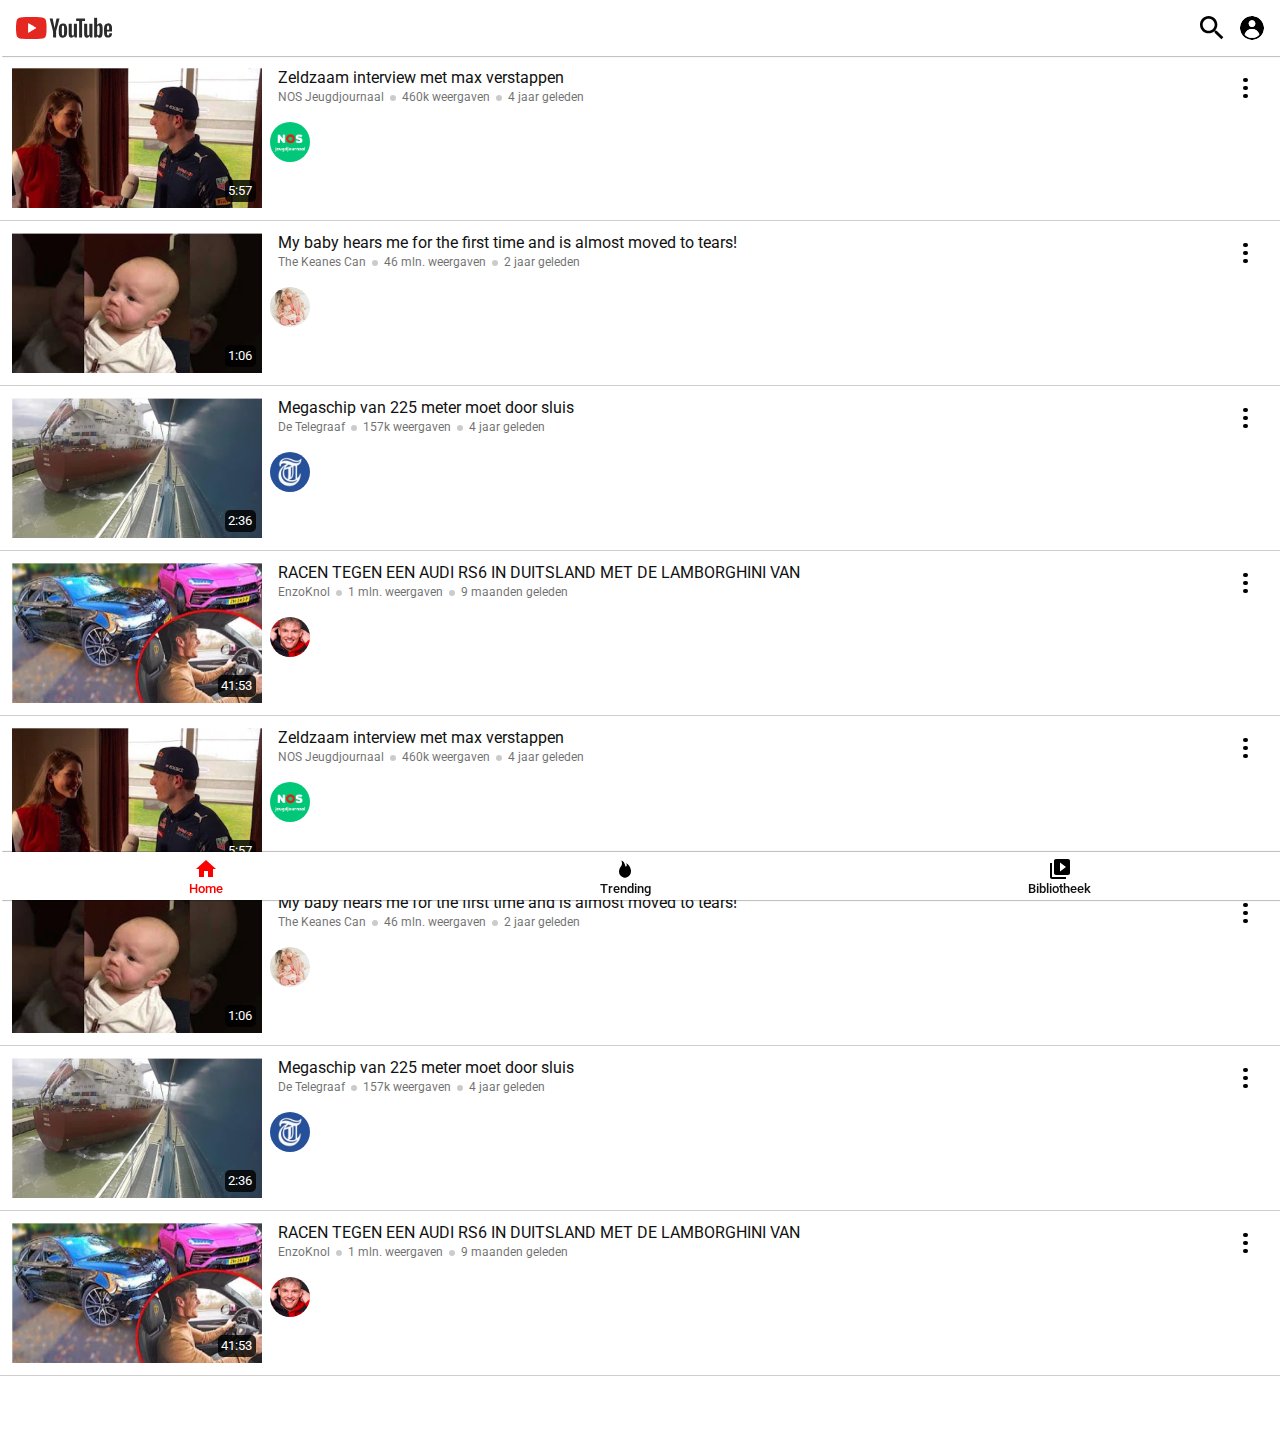
<file: index.html>
<!doctype html>
<html lang="nl">

<head>
    <meta charset="UTF-8">
    <meta name="author" content="Bas Vugts">
    <meta name="description" content="FED opdracht leerjaar 2 HvA opleiding CMD">
    <meta name="keywords" content="HTML, CSS, JavaScript">
    <meta name="viewport" content="width=device-width, initial-scale=1">
    <link href="https://fonts.googleapis.com/css2?family=Roboto:wght@100;300;400;500&display=swap" rel="stylesheet">
    <link href="styles/style.css" rel="stylesheet">
    <link rel="icon" href="images/favicon_Youtube.png">
    <title>YouTube</title>
</head>

<body>
    <header>
       <!-- top bar with youtube logo, search and account icon-->
        <nav>
            <a aria-label="Youtube" href="index.html">
                <img src="images/logo/youtube_logo.svg" alt="YouTube logo">
            </a>
            <a aria-label="Search Youtube" class="search_icon" href="#"><img src="images/logo/Search_icon.svg" alt="Search icon"></a>
            <form class="">
                <button type="button" aria-label="Go Back"><img alt="left arrow" src="images/logo/left-arrow.svg"></button>
                <input type="search" aria-label="Search on YouTube" placeholder="Search on YouTube">
                <button type="submit" aria-label="search button"><img src="images/logo/Search_icon.svg" alt="Search icon"></button>
            </form>
            <a aria-label="Account" href="#"><img src="images/logo/profile_icon.svg" alt="Profile logo"></a>
        </nav>
        <!-- Account menu -->
        <section hidden>
           <h2>Account Menu</h2>
            <ul>
                <li><a aria-label="Close account menu" href="#">
                    <svg>
                        <path d="M19 6.41L17.59 5 12 10.59 6.41 5 5 6.41 10.59 12 5 17.59 6.41 19 12 13.41 17.59 19 19 17.59 13.41 12z"></path>
                    </svg>
                    </a>
                    <h3><a aria-label="Account" href="#">Account</a></h3></li>
                <li>
                    <svg>
                        <path d="M4 6H2v14c0 1.1.9 2 2 2h14v-2H4V6zm16-4H8c-1.1 0-2 .9-2 2v12c0 1.1.9 2 2 2h12c1.1 0 2-.9 2-2V4c0-1.1-.9-2-2-2zm-6 2c1.66 0 3 1.34 3 3s-1.34 3-3 3-3-1.34-3-3 1.34-3 3-3zm6 12H8v-1.5c0-1.99 4-3 6-3s6 1.01 6 3V16z"></path>
                    </svg><a aria-label="Inloggen" href="#">inloggen</a></li>
                <li>
                    <svg>
                        <path d="M15.95 10.78c.03-.25.05-.51.05-.78s-.02-.53-.06-.78l1.69-1.32c.15-.12.19-.34.1-.51l-1.6-2.77c-.1-.18-.31-.24-.49-.18l-1.99.8c-.42-.32-.86-.58-1.35-.78L12 2.34a.4.4 0 00-.4-.34H8.4c-.2 0-.36.14-.39.34l-.3 2.12c-.49.2-.94.47-1.35.78l-1.99-.8c-.18-.07-.39 0-.49.18l-1.6 2.77c-.1.18-.06.39.1.51l1.69 1.32c-.04.25-.07.52-.07.78s.02.53.06.78L2.37 12.1c-.15.12-.19.34-.1.51l1.6 2.77c.1.18.31.24.49.18l1.99-.8c.42.32.86.58 1.35.78l.3 2.12c.04.2.2.34.4.34h3.2c.2 0 .37-.14.39-.34l.3-2.12c.49-.2.94-.47 1.35-.78l1.99.8c.18.07.39 0 .49-.18l1.6-2.77c.1-.18.06-.39-.1-.51l-1.67-1.32zM10 13c-1.65 0-3-1.35-3-3s1.35-3 3-3 3 1.35 3 3-1.35 3-3 3z"></path>
                    </svg><a aria-label="Instellingen" href="#">Instellingen</a></li>
                <li>
                    <svg>
                        <path d="M12 1l9 4v6c0 5.5-3.8 10.7-9 12-5.2-1.3-9-6.5-9-12V5l9-4zM7.7 15.1A5.3 5.3 0 0112 6.7a5.3 5.3 0 014.3 8.4c-.6-1.1-3-1.7-4.3-1.7-1.3 0-3.7.6-4.3 1.7zM12 8.3a2.2 2.2 0 00-2.2 2.2c0 1.2 1 2.2 2.2 2.2a2.2 2.2 0 002.2-2.2c0-1.2-1-2.2-2.2-2.2zm0-2.6A6.3 6.3 0 005.7 12a6.3 6.3 0 006.3 6.3 6.3 6.3 0 006.3-6.3A6.3 6.3 0 0012 5.7z"></path>
                    </svg><a aria-label="Gegevens" href="#">je gegevens in YouTube</a></li>
                <li>
                    <svg>
                        <path d="M20 2H4c-1.1 0-1.99.9-1.99 2L2 22l4-4h14c1.1 0 2-.9 2-2V4c0-1.1-.9-2-2-2zm-7 12h-2v-2h2v2zm0-4h-2V6h2v4zz"></path>
                    </svg><a aria-label="Feedback" href="#">feedback</a></li>
                <li>
                    <svg>
                        <path d="M11 18h2v-2h-2v2zm1-16C6.48 2 2 6.48 2 12s4.48 10 10 10 10-4.48 10-10S17.52 2 12 2zm0 18c-4.41 0-8-3.59-8-8s3.59-8 8-8 8 3.59 8 8-3.59 8-8 8zm0-14c-2.21 0-4 1.79-4 4h2c0-1.1.9-2 2-2s2 .9 2 2c0 2-3 1.75-3 5h2c0-2.25 3-2.5 3-5 0-2.21-1.79-4-4-4z"></path>
                    </svg><a aria-label="help" href="#">help</a></li>
                <li>
                    <svg>
                        <path d="M21 2H3c-1.1 0-2 .9-2 2v12c0 1.1.9 2 2 2h7v2H8v2h8v-2h-2v-2h7c1.1 0 2-.9 2-2V4c0-1.1-.9-2-2-2zm0 14H3V4h18v12z"></path>
                    </svg><a aria-label="desktop versie" href="#">desktop</a></li>
            </ul>
            <div>
                <p> <a aria-label="Privacybeleid" href="#">Privacybeleid</a> <span></span> <a aria-label="Servicevoorwaarden" href="#">Servicevoorwaarden</a></p>
                <p>YouTube, een bedrijf van Google</p>
            </div>
        </section>
    </header>
    <main>
        <!-- Dark grey Overlay -->
        <div class=""></div>
         <!-- Extra info when clicking the 3 dots -->
        <div hidden class="">
            <p>Opslaan in "later bekijken"</p>
            <p>Annuleren</p>
        </div>
        <section>
          <h2>Video's</h2>
           <article>
            <header>
                <a aria-label="Go to Video" href="video.html">
                    <h2>Zeldzaam interview met max verstappen</h2>
                    <p>NOS Jeugdjournaal<span></span>460k weergaven<span></span>4 jaar geleden</p>
                </a>
                <a aria-label="Account uploader" href="#">
                    <img alt="YouTube Account" src="images/logo/jeugjournaal.jpg">
                </a>
                <p>
                    <span></span>
                    <span></span>
                    <span></span>
                </p>
            </header>
            <a aria-hidden="true" href="video.html">
                <img alt="thumbnail" src="images/thumbnails/max_verstappen_vid.png">
                <p>5:57</p>
            </a>
            </article>
        <article>
            <header>
                <a href="video.html">
                    <h2>My baby hears me for the first time and is almost moved to tears!</h2>
                    <p>The Keanes Can<span></span>46 mln. weergaven<span></span>2 jaar geleden</p>

                </a>
                <a aria-label="Account uploader" href="#">
                    <img alt="YouTube Account" src="images/logo/my_baby_is_hearing_me_1st_time.jpg">
                </a>
                <p>
                    <span></span>
                    <span></span>
                    <span></span>
                </p>
            </header>
            <a aria-hidden="true" href="video.html">
                <img alt="thumbnail" src="images/thumbnails/baby_hearing_me.png">
                <p>1:06</p>
            </a>
        </article>
        <article>
            <header>
                <a href="video.html">
                    <h2>Megaschip van 225 meter moet door sluis</h2>
                    <p>De Telegraaf<span></span>157k weergaven<span></span>4 jaar geleden</p>
                </a>
                <a aria-label="Account uploader" href="#">
                    <img alt="YouTube Account" src="images/logo/Telegraaf-logo.jpg">
                </a>
                <p>
                    <span></span>
                    <span></span>
                    <span></span>
                </p>
            </header>
            <a aria-hidden="true" href="video.html">
                <img alt="thumbnail" src="images/thumbnails/megaschip_225meter.png">
                <p>2:36</p>

            </a>
        </article>
        <article>
            <header>
                <a aria-label="Account uploader" href="video.html">
                    <h2>RACEN TEGEN EEN AUDI RS6 IN DUITSLAND MET DE LAMBORGHINI VAN</h2>
                    <p>EnzoKnol<span></span>1 mln. weergaven<span></span>9 maanden geleden</p>
                </a>
                <a href="#">
                    <img alt="YouTube Account" src="images/logo/enzoKnol_logo.jpg">
                </a>
                <p>
                    <span></span>
                    <span></span>
                    <span></span>
                </p>
            </header>
            <a aria-hidden="true" href="video.html">
                <img alt="thumbnail" src="images/thumbnails/racen_tegen.png">
                <p>41:53</p>
            </a>
        </article>
        <article>
            <header>
                <a aria-label="Go to Video" href="video.html">
                    <h2>Zeldzaam interview met max verstappen</h2>
                    <p>NOS Jeugdjournaal<span></span>460k weergaven<span></span>4 jaar geleden</p>
                </a>
                <a aria-label="Account uploader" href="#">
                    <img alt="YouTube Account" src="images/logo/jeugjournaal.jpg">
                </a>
                <p>
                    <span></span>
                    <span></span>
                    <span></span>
                </p>
            </header>
            <a aria-hidden="true" href="video.html">
                <img alt="thumbnail" src="images/thumbnails/max_verstappen_vid.png">
                <p>5:57</p>
            </a>
        </article>
        <article>
            <header>
                <a href="video.html">
                    <h2>My baby hears me for the first time and is almost moved to tears!</h2>
                    <p>The Keanes Can<span></span>46 mln. weergaven<span></span>2 jaar geleden</p>

                </a>
                <a aria-label="Account uploader" href="#">
                    <img alt="YouTube Account" src="images/logo/my_baby_is_hearing_me_1st_time.jpg">
                </a>
                <p>
                    <span></span>
                    <span></span>
                    <span></span>
                </p>
            </header>
            <a aria-hidden="true" href="video.html">
                <img alt="thumbnail" src="images/thumbnails/baby_hearing_me.png">
                <p>1:06</p>
            </a>
        </article>
        <article>
            <header>
                <a href="video.html">
                    <h2>Megaschip van 225 meter moet door sluis</h2>
                    <p>De Telegraaf<span></span>157k weergaven<span></span>4 jaar geleden</p>
                </a>
                <a aria-label="Account uploader" href="#">
                    <img alt="YouTube Account" src="images/logo/Telegraaf-logo.jpg">
                </a>
                <p>
                    <span></span>
                    <span></span>
                    <span></span>
                </p>
            </header>
            <a aria-hidden="true" href="video.html">
                <img alt="thumbnail" src="images/thumbnails/megaschip_225meter.png">
                <p>2:36</p>

            </a>
        </article>
        <article>
            <header>
                <a href="video.html">
                    <h2>RACEN TEGEN EEN AUDI RS6 IN DUITSLAND MET DE LAMBORGHINI VAN</h2>
                    <p>EnzoKnol<span></span>1 mln. weergaven<span></span>9 maanden geleden</p>
                </a>
                <a aria-label="Account uploader"  href="#">
                    <img alt="YouTube Account" src="images/logo/enzoKnol_logo.jpg">
                </a>
                <p>
                    <span></span>
                    <span></span>
                    <span></span>
                </p>
            </header>
            <a aria-hidden="true" href="video.html">
                <img alt="thumbnail" src="images/thumbnails/racen_tegen.png">
                <p>41:53</p>
            </a>
        </article>
        </section>
    </main>
    <footer>
       <section>
       <h2>footer</h2>
        <article class="active">
            <a aria-label="Go to Home Page" href="index.html">
                <h3>Home</h3>
                <svg viewBox="0 0 48 48" xmlns="http://www.w3.org/2000/svg">
                    <path d="M20 40V28h8v12h10V24h6L24 6 4 24h6v16z" />
                </svg>
            </a>
        </article>
        <article class="">
            <a aria-label="Go to Trending Page" href="#">
                <h3>Trending</h3>
                <svg viewBox="0 0 48 48" xmlns="http://www.w3.org/2000/svg">
                    <path class="vi-primary" d="M35.555,32.1A11.979,11.979,0,0,1,12,28.857a7.933,7.933,0,0,1,.485-2.924c1.158-7.338,8.3-7.87,4.315-18.933,0,0,6.65,1.727,8,12.143,0,0,4.919-.163,1.6-7.286A21.311,21.311,0,0,1,36,27,24.911,24.911,0,0,1,35.555,32.1Z" />
                    <path class="vi-accent" d="M31,33.5a7.5,7.5,0,0,1-14.975.484L16,34s-0.075-3.272,0-4c0.684-6.611,2.6-9.563,5-14,0.067-2.639-1.115,7.273,5,10A8.188,8.188,0,0,1,31,33.5Z" />
                </svg>
            </a>
        </article>
        <article class="">
            <a aria-label="Go to Library Page" href="bibliotheek.html">
                <h3>Bibliotheek</h3>
                <svg viewBox="0 0 48 48" xmlns="http://www.w3.org/2000/svg">
                    <path d="M0 0h48v48H0z" fill="none" />
                    <path d="M8 12H4v28c0 2.21 1.79 4 4 4h28v-4H8V12zm32-8H16c-2.21 0-4 1.79-4 4v24c0 2.21 1.79 4 4 4h24c2.21 0 4-1.79 4-4V8c0-2.21-1.79-4-4-4zM24 29V11l12 9-12 9z" />
                </svg>
            </a>
        </article>
        </section>
    </footer>
    <script src="scripts/script.js"></script>
</body>

</html>
</file>
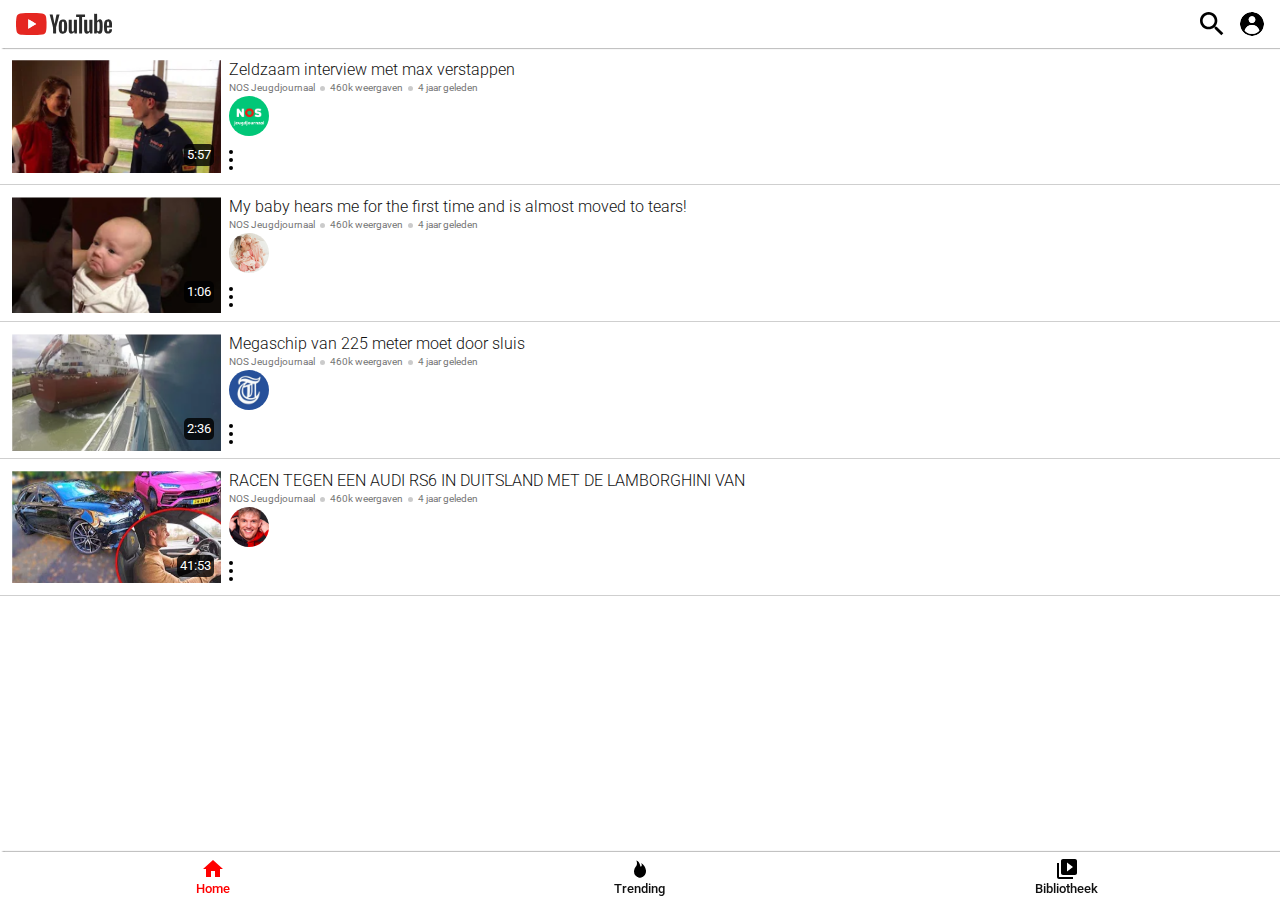
<file: basiswebsite/index.html>
<!doctype html>
<html lang="nl">

<head>
    <meta charset="UTF-8">
    <meta name="author" content="Bas Vugts">
    <meta name="description" content="FED opdracht leerjaar 2 HvA opleiding CMD">
    <meta name="keywords" content="HTML, CSS, JavaScript">
    <meta name="viewport" content="width=device-width, initial-scale=1">
    <link href="https://fonts.googleapis.com/css2?family=Roboto:wght@100;300;400;500&display=swap" rel="stylesheet">
    <link href="styles/style.css" rel="stylesheet">
    <link rel="icon" href="images/favicon_Youtube.png">
    <title>YouTube</title>
</head>

<body>
    <header>
        <a href="index.html">
            <img src="images/logo/youtube_logo.svg" alt="YouTube logo">
        </a>
        <a class="search_icon" href="#"><img src="images/logo/Search_icon.svg" alt="Search icon"></a>
        <form class="">
           <button type="button" aria-label="Go Back">&#8592;</button>
            <input type="search" aria-label="Search on YouTube" placeholder="Search on YouTube">
            <button type="submit" aria-label="search button"><img src="images/logo/Search_icon.svg" alt="Search icon"></button>
        </form>
        <a href="#"><img src="images/logo/profile_icon.svg" alt="Profile logo"></a>
    </header>
    <main>
       <div class=""></div>
        <section>
            <div>
                <a href="">
                    <h2>Zeldzaam interview met max verstappen</h2>
                    <p>NOS Jeugdjournaal<span></span>460k weergaven<span></span>4 jaar geleden</p>
                </a>
                <a href="#">
                    <img alt="YouTube Account" src="images/logo/jeugjournaal.jpg">
                </a>
                <p>
                    <span></span>
                    <span></span>
                    <span></span>
                </p>
            </div>
            <a href="#">
                <img alt="thumbnail" src="images/thumbnails/max_verstappen_vid.png">
                <p>5:57</p>
            </a>
        </section>
        <section>
            <div>
                <a href="">
                    <h2>My baby hears me for the first time and is almost moved to tears!</h2>
                    <p>NOS Jeugdjournaal<span></span>460k weergaven<span></span>4 jaar geleden</p>
                </a>
                <a href="#">
                    <img alt="YouTube Account" src="images/logo/my_baby_is_hearing_me_1st_time.jpg">
                </a>
                <p>
                    <span></span>
                    <span></span>
                    <span></span>
                </p>
            </div>
            <a href="#">
                <img alt="thumbnail" src="images/thumbnails/baby_hearing_me.png">
                <p>1:06</p>
            </a>
        </section>
        <section>
            <div>
                <a href="">
                    <h2>Megaschip van 225 meter moet door sluis</h2>
                    <p>NOS Jeugdjournaal<span></span>460k weergaven<span></span>4 jaar geleden</p>
                </a>
                <a href="#">
                    <img alt="YouTube Account" src="images/logo/Telegraaf-logo.jpg">
                </a>
                <p>
                    <span></span>
                    <span></span>
                    <span></span>
                </p>
            </div>
            <a href="#">
                <img alt="thumbnail" src="images/thumbnails/megaschip_225meter.png">
                <p>2:36</p>
            </a>
        </section>
        <section>
            <div>
                <a href="">
                    <h2>RACEN TEGEN EEN AUDI RS6 IN DUITSLAND MET DE LAMBORGHINI VAN</h2>
                    <p>NOS Jeugdjournaal<span></span>460k weergaven<span></span>4 jaar geleden</p>
                </a>
                <a href="#">
                    <img alt="YouTube Account" src="images/logo/enzoKnol_logo.jpg">
                </a>
                <p>
                    <span></span>
                    <span></span>
                    <span></span>
                </p>
            </div>
            <a href="#">
                <img alt="thumbnail" src="images/thumbnails/racen_tegen.png">
                <p>41:53</p>
            </a>
        </section>
    </main>
    <footer>
        <section aria-selected="true">
            <a href="index.html">
                <h3>Home</h3>
                <svg viewBox="0 0 48 48" xmlns="http://www.w3.org/2000/svg">
                    <path d="M20 40V28h8v12h10V24h6L24 6 4 24h6v16z" />
                </svg>
            </a>
        </section>
        <section aria-selected="">
            <a href="#">
                <h3>Trending</h3>
                <svg viewBox="0 0 48 48" xmlns="http://www.w3.org/2000/svg">
                    <path class="vi-primary" d="M35.555,32.1A11.979,11.979,0,0,1,12,28.857a7.933,7.933,0,0,1,.485-2.924c1.158-7.338,8.3-7.87,4.315-18.933,0,0,6.65,1.727,8,12.143,0,0,4.919-.163,1.6-7.286A21.311,21.311,0,0,1,36,27,24.911,24.911,0,0,1,35.555,32.1Z" />
                    <path class="vi-accent" d="M31,33.5a7.5,7.5,0,0,1-14.975.484L16,34s-0.075-3.272,0-4c0.684-6.611,2.6-9.563,5-14,0.067-2.639-1.115,7.273,5,10A8.188,8.188,0,0,1,31,33.5Z" />
                </svg>
            </a>
        </section>
        <section aria-selected="">
            <a href="#">
                <h3>Bibliotheek</h3>
                <svg viewBox="0 0 48 48" xmlns="http://www.w3.org/2000/svg">
                    <path d="M0 0h48v48H0z" fill="none" />
                    <path d="M8 12H4v28c0 2.21 1.79 4 4 4h28v-4H8V12zm32-8H16c-2.21 0-4 1.79-4 4v24c0 2.21 1.79 4 4 4h24c2.21 0 4-1.79 4-4V8c0-2.21-1.79-4-4-4zM24 29V11l12 9-12 9z" />
                </svg>
            </a>
        </section>
    </footer>
    <script src="scripts/script.js"></script>
</body>

</html>
</file>
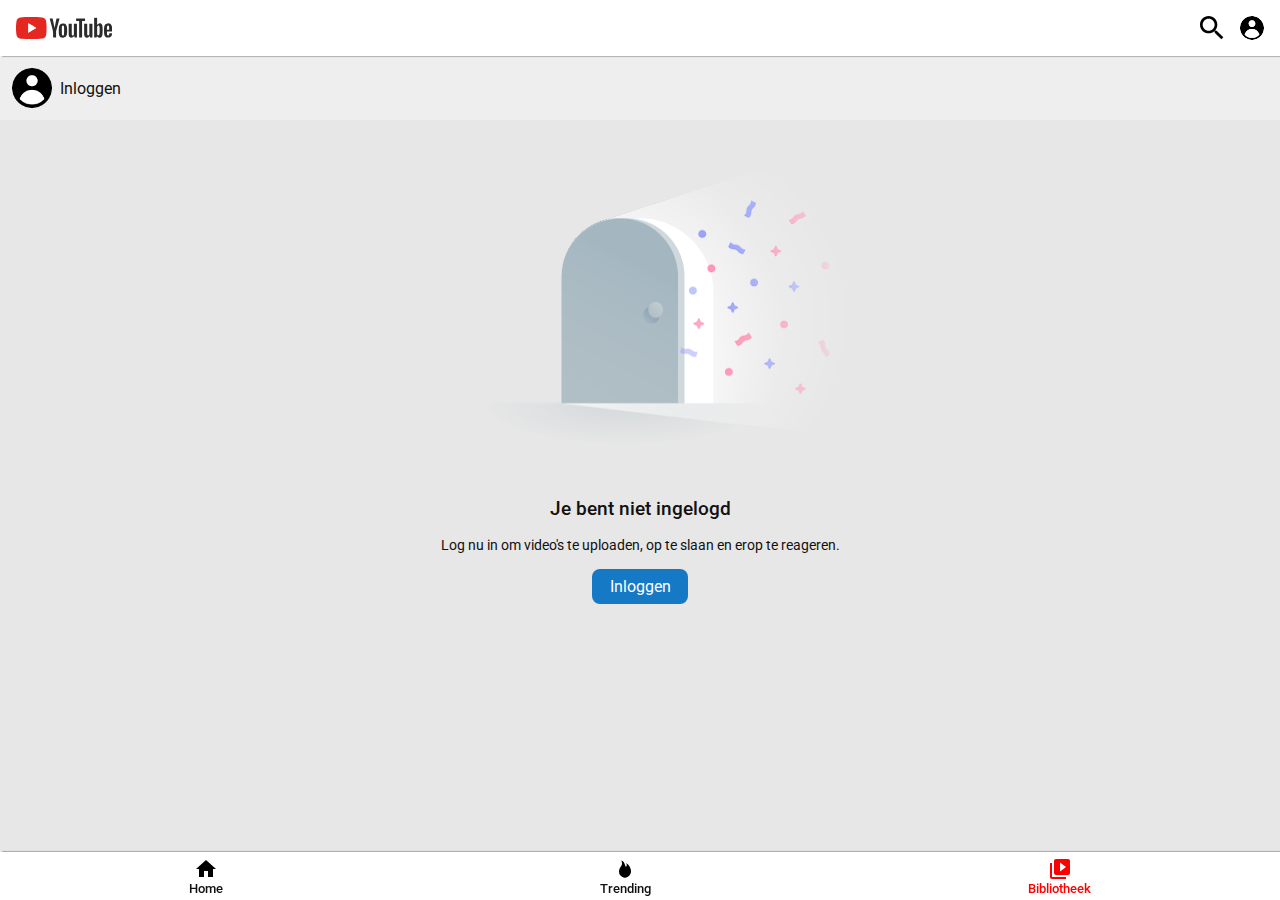
<file: bibliotheek.html>
<!doctype html>
<html lang="nl">

<head>
    <meta charset="UTF-8">
    <meta name="author" content="Bas Vugts">
    <meta name="description" content="FED opdracht leerjaar 2 HvA opleiding CMD">
    <meta name="keywords" content="HTML, CSS, JavaScript">
    <meta name="viewport" content="width=device-width, initial-scale=1">
    <link href="https://fonts.googleapis.com/css2?family=Roboto:wght@100;300;400;500&display=swap" rel="stylesheet">
    <link href="styles/style.css" rel="stylesheet">
    <link rel="icon" href="images/favicon_Youtube.png">
    <title>YouTube | Bibliotheek</title>
</head>

<body id="bibliotheek_page">
     <header>
       <nav>
        <a aria-label="Youtube" href="index.html">
            <img src="images/logo/youtube_logo.svg" alt="YouTube logo">
        </a>
        <a aria-label="Search Youtube" class="search_icon" href="#"><img src="images/logo/Search_icon.svg" alt="Search icon"></a>
        <form class="">
           <button type="button" aria-label="Go Back"><img src="images/logo/left-arrow.svg" alt="Search icon"></button>
            <input type="search" aria-label="Search on YouTube" placeholder="Search on YouTube">
            <button type="submit" aria-label="search button"><img src="images/logo/Search_icon.svg" alt="Search icon"></button>
        </form>
        <a aria-label="Account" href="#"><img src="images/logo/profile_icon.svg" alt="Profile logo"></a>
        </nav>
        <section hidden>
            <ul>
               <li> <svg> <path d="M19 6.41L17.59 5 12 10.59 6.41 5 5 6.41 10.59 12 5 17.59 6.41 19 12 13.41 17.59 19 19 17.59 13.41 12z"></path></svg><h3><a href="#">Account</a></h3></li>
                <li><svg> <path d="M4 6H2v14c0 1.1.9 2 2 2h14v-2H4V6zm16-4H8c-1.1 0-2 .9-2 2v12c0 1.1.9 2 2 2h12c1.1 0 2-.9 2-2V4c0-1.1-.9-2-2-2zm-6 2c1.66 0 3 1.34 3 3s-1.34 3-3 3-3-1.34-3-3 1.34-3 3-3zm6 12H8v-1.5c0-1.99 4-3 6-3s6 1.01 6 3V16z"></path></svg><a href="#">inloggen</a></li>
                <li><svg> <path d="M15.95 10.78c.03-.25.05-.51.05-.78s-.02-.53-.06-.78l1.69-1.32c.15-.12.19-.34.1-.51l-1.6-2.77c-.1-.18-.31-.24-.49-.18l-1.99.8c-.42-.32-.86-.58-1.35-.78L12 2.34a.4.4 0 00-.4-.34H8.4c-.2 0-.36.14-.39.34l-.3 2.12c-.49.2-.94.47-1.35.78l-1.99-.8c-.18-.07-.39 0-.49.18l-1.6 2.77c-.1.18-.06.39.1.51l1.69 1.32c-.04.25-.07.52-.07.78s.02.53.06.78L2.37 12.1c-.15.12-.19.34-.1.51l1.6 2.77c.1.18.31.24.49.18l1.99-.8c.42.32.86.58 1.35.78l.3 2.12c.04.2.2.34.4.34h3.2c.2 0 .37-.14.39-.34l.3-2.12c.49-.2.94-.47 1.35-.78l1.99.8c.18.07.39 0 .49-.18l1.6-2.77c.1-.18.06-.39-.1-.51l-1.67-1.32zM10 13c-1.65 0-3-1.35-3-3s1.35-3 3-3 3 1.35 3 3-1.35 3-3 3z"></path></svg><a href="#">Instellingen</a></li>
                <li><svg> <path d="M12 1l9 4v6c0 5.5-3.8 10.7-9 12-5.2-1.3-9-6.5-9-12V5l9-4zM7.7 15.1A5.3 5.3 0 0112 6.7a5.3 5.3 0 014.3 8.4c-.6-1.1-3-1.7-4.3-1.7-1.3 0-3.7.6-4.3 1.7zM12 8.3a2.2 2.2 0 00-2.2 2.2c0 1.2 1 2.2 2.2 2.2a2.2 2.2 0 002.2-2.2c0-1.2-1-2.2-2.2-2.2zm0-2.6A6.3 6.3 0 005.7 12a6.3 6.3 0 006.3 6.3 6.3 6.3 0 006.3-6.3A6.3 6.3 0 0012 5.7z"></path></svg><a href="#">je gegevens in YouTube</a></li>
                <li><svg> <path d="M20 2H4c-1.1 0-1.99.9-1.99 2L2 22l4-4h14c1.1 0 2-.9 2-2V4c0-1.1-.9-2-2-2zm-7 12h-2v-2h2v2zm0-4h-2V6h2v4zz"></path></svg><a href="#">feedback</a></li>
                <li><svg> <path d="M11 18h2v-2h-2v2zm1-16C6.48 2 2 6.48 2 12s4.48 10 10 10 10-4.48 10-10S17.52 2 12 2zm0 18c-4.41 0-8-3.59-8-8s3.59-8 8-8 8 3.59 8 8-3.59 8-8 8zm0-14c-2.21 0-4 1.79-4 4h2c0-1.1.9-2 2-2s2 .9 2 2c0 2-3 1.75-3 5h2c0-2.25 3-2.5 3-5 0-2.21-1.79-4-4-4z"></path></svg><a href="#">help</a></li>
                <li><svg> <path d="M21 2H3c-1.1 0-2 .9-2 2v12c0 1.1.9 2 2 2h7v2H8v2h8v-2h-2v-2h7c1.1 0 2-.9 2-2V4c0-1.1-.9-2-2-2zm0 14H3V4h18v12z"></path></svg><a href="#">desktop</a></li>
            </ul>
            <div>
            <p> <a href="#">Privacybeleid</a> <span></span> <a href="#">Servicevoorwaarden</a></p>
            <p>YouTube, een bedrijf van Google</p>
            </div>
        </section>
    </header>
    <main>
       <div class=""></div>
        <section>
      <img alt="profile icon" src="images/logo/profile_icon_transparent.png">
        
        <h3>Inloggen</h3>
        </section>
     
        <section>
          <img alt="sign in promo" src="images/sign_in_promo.png">
           <h3>Je bent niet ingelogd</h3>
           <p>Log nu in om video's te uploaden, op te slaan en erop te reageren.</p>
           <a href="#">Inloggen</a>
        </section>
    </main>
    <footer>
       <section>
        <article>
            <a aria-label="Go to Home Page" href="index.html">
                <h3>Home</h3>
                <svg viewBox="0 0 48 48" xmlns="http://www.w3.org/2000/svg">
                    <path d="M20 40V28h8v12h10V24h6L24 6 4 24h6v16z" />
                </svg>
            </a>
        </article>
        <article class="">
            <a aria-label="Go to Trending Page" href="#">
                <h3>Trending</h3>
                <svg viewBox="0 0 48 48" xmlns="http://www.w3.org/2000/svg">
                    <path class="vi-primary" d="M35.555,32.1A11.979,11.979,0,0,1,12,28.857a7.933,7.933,0,0,1,.485-2.924c1.158-7.338,8.3-7.87,4.315-18.933,0,0,6.65,1.727,8,12.143,0,0,4.919-.163,1.6-7.286A21.311,21.311,0,0,1,36,27,24.911,24.911,0,0,1,35.555,32.1Z" />
                    <path class="vi-accent" d="M31,33.5a7.5,7.5,0,0,1-14.975.484L16,34s-0.075-3.272,0-4c0.684-6.611,2.6-9.563,5-14,0.067-2.639-1.115,7.273,5,10A8.188,8.188,0,0,1,31,33.5Z" />
                </svg>
            </a>
        </article>
        <article class="active">
            <a aria-label="Go to Library Page" href="bibliotheek.html">
                <h3>Bibliotheek</h3>
                <svg viewBox="0 0 48 48" xmlns="http://www.w3.org/2000/svg">
                    <path d="M0 0h48v48H0z" fill="none" />
                    <path d="M8 12H4v28c0 2.21 1.79 4 4 4h28v-4H8V12zm32-8H16c-2.21 0-4 1.79-4 4v24c0 2.21 1.79 4 4 4h24c2.21 0 4-1.79 4-4V8c0-2.21-1.79-4-4-4zM24 29V11l12 9-12 9z" />
                </svg>
            </a>
        </article>
        </section>
    </footer>
    <script src="scripts/script.js"></script>
    </body>
</html>
</file>
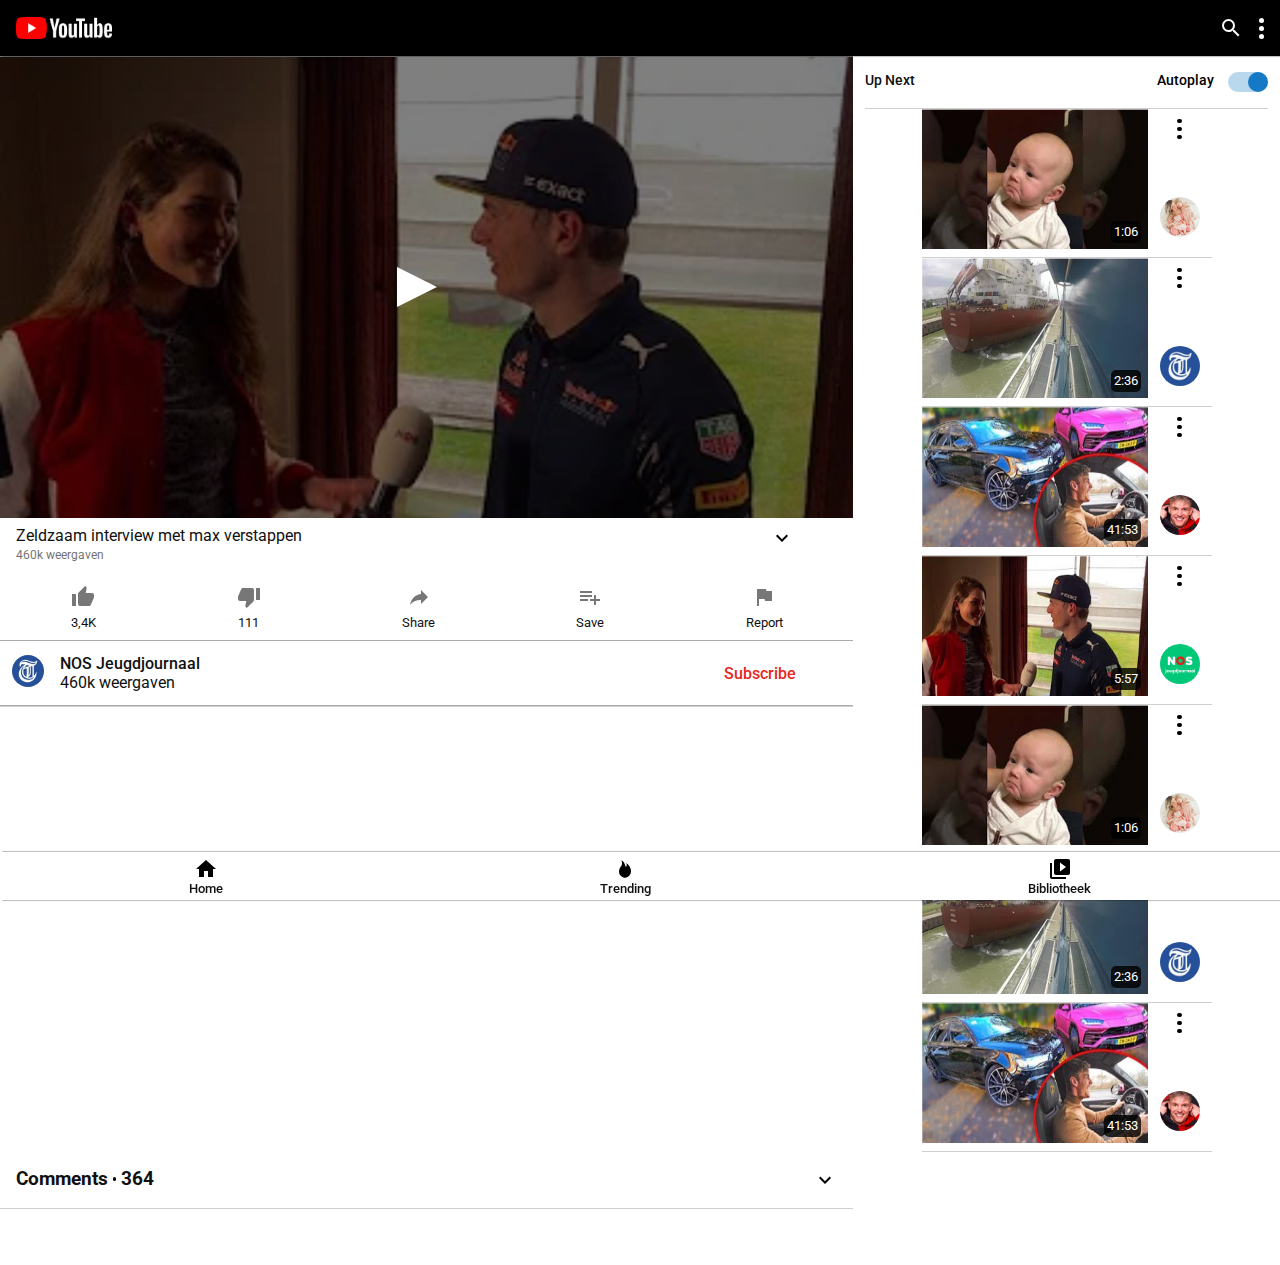
<file: video.html>
<!doctype html>
<html lang="nl">

<head>
    <meta charset="UTF-8">
    <meta name="author" content="Bas Vugts">
    <meta name="description" content="FED opdracht leerjaar 2 HvA opleiding CMD">
    <meta name="keywords" content="HTML, CSS, JavaScript">
    <meta name="viewport" content="width=device-width, initial-scale=1">
    <link href="https://fonts.googleapis.com/css2?family=Roboto:wght@100;300;400;500&display=swap" rel="stylesheet">
    <link href="styles/style.css" rel="stylesheet">
    <link href="styles/video.css" rel="stylesheet">
    <link rel="icon" href="images/favicon_Youtube.png">
    <title>YouTube</title>
</head>

<body>
    <header>
       <nav>
        <a aria-label="Youtube" href="index.html">
  <img src="images/logo/YouTube_Logo_2017_copy.png" alt="youtube logo">
        </a>
        <a aria-label="Search Youtube" class="search_icon" href="#">
            <svg>
                <path d="M15.5 14h-.79l-.28-.27A6.471 6.471 0 0016 9.5 6.5 6.5 0 109.5 16c1.61 0 3.09-.59 4.23-1.57l.27.28v.79l5 4.99L20.49 19l-4.99-5zm-6 0C7.01 14 5 11.99 5 9.5S7.01 5 9.5 5 14 7.01 14 9.5 11.99 14 9.5 14z"></path>
            </svg>
            
        </a>
        <form class="">
           <button type="button" aria-label="Go Back"><img alt="left arrow" src="images/logo/left-arrow.svg"></button>
            <input type="search" aria-label="Search on YouTube" placeholder="Search on YouTube">
            <button type="submit" aria-label="search button"><img src="images/logo/Search_icon.svg" alt="Search icon"></button>
        </form>
        <a aria-label="options" href="#">
                    <span></span>
                    <span></span>
                    <span></span>
        </a>
        </nav>
        <section hidden>
            <ul>
               <li> <svg> <path d="M19 6.41L17.59 5 12 10.59 6.41 5 5 6.41 10.59 12 5 17.59 6.41 19 12 13.41 17.59 19 19 17.59 13.41 12z"></path></svg><h3><a href="#">Account</a></h3></li>
                <li><svg> <path d="M4 6H2v14c0 1.1.9 2 2 2h14v-2H4V6zm16-4H8c-1.1 0-2 .9-2 2v12c0 1.1.9 2 2 2h12c1.1 0 2-.9 2-2V4c0-1.1-.9-2-2-2zm-6 2c1.66 0 3 1.34 3 3s-1.34 3-3 3-3-1.34-3-3 1.34-3 3-3zm6 12H8v-1.5c0-1.99 4-3 6-3s6 1.01 6 3V16z"></path></svg><a href="#">inloggen</a></li>
                <li><svg> <path d="M15.95 10.78c.03-.25.05-.51.05-.78s-.02-.53-.06-.78l1.69-1.32c.15-.12.19-.34.1-.51l-1.6-2.77c-.1-.18-.31-.24-.49-.18l-1.99.8c-.42-.32-.86-.58-1.35-.78L12 2.34a.4.4 0 00-.4-.34H8.4c-.2 0-.36.14-.39.34l-.3 2.12c-.49.2-.94.47-1.35.78l-1.99-.8c-.18-.07-.39 0-.49.18l-1.6 2.77c-.1.18-.06.39.1.51l1.69 1.32c-.04.25-.07.52-.07.78s.02.53.06.78L2.37 12.1c-.15.12-.19.34-.1.51l1.6 2.77c.1.18.31.24.49.18l1.99-.8c.42.32.86.58 1.35.78l.3 2.12c.04.2.2.34.4.34h3.2c.2 0 .37-.14.39-.34l.3-2.12c.49-.2.94-.47 1.35-.78l1.99.8c.18.07.39 0 .49-.18l1.6-2.77c.1-.18.06-.39-.1-.51l-1.67-1.32zM10 13c-1.65 0-3-1.35-3-3s1.35-3 3-3 3 1.35 3 3-1.35 3-3 3z"></path></svg><a href="#">Instellingen</a></li>
                <li><svg> <path d="M12 1l9 4v6c0 5.5-3.8 10.7-9 12-5.2-1.3-9-6.5-9-12V5l9-4zM7.7 15.1A5.3 5.3 0 0112 6.7a5.3 5.3 0 014.3 8.4c-.6-1.1-3-1.7-4.3-1.7-1.3 0-3.7.6-4.3 1.7zM12 8.3a2.2 2.2 0 00-2.2 2.2c0 1.2 1 2.2 2.2 2.2a2.2 2.2 0 002.2-2.2c0-1.2-1-2.2-2.2-2.2zm0-2.6A6.3 6.3 0 005.7 12a6.3 6.3 0 006.3 6.3 6.3 6.3 0 006.3-6.3A6.3 6.3 0 0012 5.7z"></path></svg><a href="#">je gegevens in YouTube</a></li>
                <li><svg> <path d="M20 2H4c-1.1 0-1.99.9-1.99 2L2 22l4-4h14c1.1 0 2-.9 2-2V4c0-1.1-.9-2-2-2zm-7 12h-2v-2h2v2zm0-4h-2V6h2v4zz"></path></svg><a href="#">feedback</a></li>
                <li><svg> <path d="M11 18h2v-2h-2v2zm1-16C6.48 2 2 6.48 2 12s4.48 10 10 10 10-4.48 10-10S17.52 2 12 2zm0 18c-4.41 0-8-3.59-8-8s3.59-8 8-8 8 3.59 8 8-3.59 8-8 8zm0-14c-2.21 0-4 1.79-4 4h2c0-1.1.9-2 2-2s2 .9 2 2c0 2-3 1.75-3 5h2c0-2.25 3-2.5 3-5 0-2.21-1.79-4-4-4z"></path></svg><a href="#">help</a></li>
                <li><svg> <path d="M21 2H3c-1.1 0-2 .9-2 2v12c0 1.1.9 2 2 2h7v2H8v2h8v-2h-2v-2h7c1.1 0 2-.9 2-2V4c0-1.1-.9-2-2-2zm0 14H3V4h18v12z"></path></svg><a href="#">desktop</a></li>
            </ul>
            <div>
            <p> <a href="#">Privacybeleid</a> <span></span> <a href="#">Servicevoorwaarden</a></p>
            <p>YouTube, een bedrijf van Google</p>
            </div>
        </section>
    </header>
    <main>
       <!-- dark Grey overlay -->
       <div class=""></div>
        <!-- Extra info when clicking the 3 dots -->
       <div hidden class="">
           <p>Opslaan in "later bekijken"</p>
           <p>Annuleren</p>
       </div>
        <!-- Extra settings for movie player -->
       <ul>
           <li><a href="#">Instellingen</a></li>
           <li><a href="#">Instellingen voor afspelen</a></li>
           <li><a href="#">Je gegevens in YouYube</a></li>
           <li><a href="#">Feedback</a></li>
           <li><a href="#">Help</a></li>
           <li><a href="#">Desktop</a></li>
           <li><a href="#">Annuleren</a></li>
       </ul>
         <!-- Main video that is playing -->
        <section>
          <h2>Main video</h2>
           <article>
            <header>
                <a aria-label="Show MetaData" href="#">
                    <h2>Zeldzaam interview met max verstappen</h2>
                    <p>460k weergaven</p>
                </a>
                <p>
                  <a href="#">
                   <svg>
                       <path d="M16.59 8.59L12 13.17 7.41 8.59 6 10l6 6 6-6z"></path>
                   </svg>
                    </a>
                </p>
            </header>
             <!-- Like, dislike, share, save to library & report buttons -->
            <ul>
                <li>
                   <a aria-label="like" href="#">
                    <svg>
                        <path d="M1 21h4V9H1v12zm22-11c0-1.1-.9-2-2-2h-6.31l.95-4.57.03-.32c0-.41-.17-.79-.44-1.06L14.17 1 7.59 7.59C7.22 7.95 7 8.45 7 9v10c0 1.1.9 2 2 2h9c.83 0 1.54-.5 1.84-1.22l3.02-7.05c.09-.23.14-.47.14-.73v-1.91l-.01-.01L23 10z"></path>
                    </svg>
                    3,4K
                    </a>
                </li>
                <li>
                   <a aria-label="dislike" href="#">
                    <svg>
                        <path d="M15 3H6c-.83 0-1.54.5-1.84 1.22l-3.02 7.05c-.09.23-.14.47-.14.73v1.91l.01.01L1 14c0 1.1.9 2 2 2h6.31l-.95 4.57-.03.32c0 .41.17.79.44 1.06L9.83 23l6.59-6.59c.36-.36.58-.86.58-1.41V5c0-1.1-.9-2-2-2zm4 0v12h4V3h-4z"></path>
                    </svg>
                    111
                    </a>
                </li>
                <li>
                   <a aria-label="share" href="#">
                    <svg>
                        <path d="M14 9V5l7 7-7 7v-4.1c-5 0-8.5 1.6-11 5.1 1-5 4-10 11-11z"></path>
                    </svg>
                    Share
                    </a>
                </li>
                <li>
                   <a aria-label="Save to playlist" href="#">
                    <svg>
                       <path d="M14 10H2v2h12v-2zm0-4H2v2h12V6zm4 8v-4h-2v4h-4v2h4v4h2v-4h4v-2h-4zM2 16h8v-2H2v2z"></path>
                    </svg>
                    Save
                    </a>
                </li>
                <li>
                   <a aria-label="Report Video" href="#">
                    <svg>
                        <path d="M14.4 6L14 4H5v17h2v-7h5.6l.4 2h7V6z"></path>
                    </svg>
                    Report
                    </a>
                </li>
            </ul>
            <footer>
               <a href="#">
                    <img alt="YouTube Account" src="images/logo/Telegraaf-logo.jpg">
                </a>
                <a href="#">
                    <p>NOS Jeugdjournaal</p>
                    <p>460k weergaven</p>
                </a>
                
                <p><a href="">Subscribe</a></p>
            </footer>
            <div>
               <h3>Published on Jun 5, 2016</h3>
                <p>Max Verstappen geeft niet veel interviews, maar voor het Zapp Weekjournaal maakt hij een uitzondering. Met Milou praat hij over zijn succes, over bang zijn en over hoe hij als kind was. </p>
                <p>
Ontvang de laatste nieuwsvideo's. 
Abonneer je op het NOS Jeugdjournaal-kanaal:</p>
           <a href="">https://www.youtube.com/Jeugdjournaal</a>
            </div>
            <a aria-hidden="true" href="video.html">
                <img alt="thumbnail" src="images/thumbnails/max_verstappen_vid.png">
            </a>
           
        </article>
        </section>
         <!-- Recommended videos -->
        <section>
           <h2>Other Video's</h2>
           <article>
            <h3>Up Next</h3>
            <label>Autoplay</label>
            <input type="checkbox" checked>

        </article>
        <article>
            <header>
                <a href="video.html">
                    <h2>My baby hears me for the first time and is almost moved to tears!</h2>
                    <p>The Keanes Can<span></span>46 mln. weergaven<span></span>2 jaar geleden</p>

                </a>
                <a href="#">
                    <img alt="YouTube Account" src="images/logo/my_baby_is_hearing_me_1st_time.jpg">
                </a>
                <p>
                    <span></span>
                    <span></span>
                    <span></span>
                </p>
            </header>
            <a aria-hidden="true" href="video.html">
                <img alt="thumbnail" src="images/thumbnails/baby_hearing_me.png">
                <p>1:06</p>
            </a>
        </article>
        <article>
            <header>
                <a href="video.html">
                    <h2>Megaschip van 225 meter moet door sluis</h2>
                    <p>De Telegraaf<span></span>157k weergaven<span></span>4 jaar geleden</p>
                </a>
                <a href="#">
                    <img alt="YouTube Account" src="images/logo/Telegraaf-logo.jpg">
                </a>
                <p>
                    <span></span>
                    <span></span>
                    <span></span>
                </p>
            </header>
            <a aria-hidden="true" href="video.html">
                <img alt="thumbnail" src="images/thumbnails/megaschip_225meter.png">
                <p>2:36</p>

            </a>
        </article>
        <article>
            <header>
                <a href="video.html">
                    <h2>RACEN TEGEN EEN AUDI RS6 IN DUITSLAND MET DE LAMBORGHINI VAN</h2>
                    <p>EnzoKnol<span></span>1 mln. weergaven<span></span>9 maanden geleden</p>
                </a>
                <a href="#">
                    <img alt="YouTube Account" src="images/logo/enzoKnol_logo.jpg">
                </a>
                <p>
                    <span></span>
                    <span></span>
                    <span></span>
                </p>
            </header>
            <a aria-hidden="true" href="video.html">
                <img alt="thumbnail" src="images/thumbnails/racen_tegen.png">
                <p>41:53</p>
            </a>
        </article>
        <article>
            <header>
                <a aria-label="Go to Video" href="video.html">
                    <h2>Zeldzaam interview met max verstappen</h2>
                    <p>NOS Jeugdjournaal<span></span>460k weergaven<span></span>4 jaar geleden</p>
                </a>
                <a href="#">
                    <img alt="YouTube Account" src="images/logo/jeugjournaal.jpg">
                </a>
                <p>
                    <span></span>
                    <span></span>
                    <span></span>
                </p>
            </header>
            <a aria-hidden="true" href="video.html">
                <img alt="thumbnail" src="images/thumbnails/max_verstappen_vid.png">
                <p>5:57</p>
            </a>
        </article>
        <article>
            <header>
                <a href="video.html">
                    <h2>My baby hears me for the first time and is almost moved to tears!</h2>
                    <p>The Keanes Can<span></span>46 mln. weergaven<span></span>2 jaar geleden</p>

                </a>
                <a href="#">
                    <img alt="YouTube Account" src="images/logo/my_baby_is_hearing_me_1st_time.jpg">
                </a>
                <p>
                    <span></span>
                    <span></span>
                    <span></span>
                </p>
            </header>
            <a aria-hidden="true" href="video.html">
                <img alt="thumbnail" src="images/thumbnails/baby_hearing_me.png">
                <p>1:06</p>
            </a>
        </article>
        <article>
            <header>
                <a href="video.html">
                    <h2>Megaschip van 225 meter moet door sluis</h2>
                    <p>De Telegraaf<span></span>157k weergaven<span></span>4 jaar geleden</p>
                </a>
                <a href="#">
                    <img alt="YouTube Account" src="images/logo/Telegraaf-logo.jpg">
                </a>
                <p>
                    <span></span>
                    <span></span>
                    <span></span>
                </p>
            </header>
            <a aria-hidden="true" href="video.html">
                <img alt="thumbnail" src="images/thumbnails/megaschip_225meter.png">
                <p>2:36</p>

            </a>
        </article>
        <article>
            <header>
                <a href="video.html">
                    <h2>RACEN TEGEN EEN AUDI RS6 IN DUITSLAND MET DE LAMBORGHINI VAN</h2>
                    <p>EnzoKnol<span></span>1 mln. weergaven<span></span>9 maanden geleden</p>
                </a>
                <a href="#">
                    <img alt="YouTube Account" src="images/logo/enzoKnol_logo.jpg">
                </a>
                <p>
                    <span></span>
                    <span></span>
                    <span></span>
                </p>
            </header>
            <a aria-hidden="true" href="video.html">
                <img alt="thumbnail" src="images/thumbnails/racen_tegen.png">
                <p>41:53</p>
            </a>
        </article>
        </section>
        <section>
         <h2>Comment section</h2>
        <article>
            <h3>Comments <span></span> 364</h3>
            <p> <svg>
                       <path d="M16.59 8.59L12 13.17 7.41 8.59 6 10l6 6 6-6z"></path>
                   </svg></p>
        </article>
        </section>
    </main>
   <footer>
       <section>
       <h2>footer</h2>
        <article>
            <a aria-label="Go to Home Page" href="index.html">
                <h3>Home</h3>
                <svg viewBox="0 0 48 48" xmlns="http://www.w3.org/2000/svg">
                    <path d="M20 40V28h8v12h10V24h6L24 6 4 24h6v16z" />
                </svg>
            </a>
        </article>
        <article class="">
            <a aria-label="Go to Trending Page" href="#">
                <h3>Trending</h3>
                <svg viewBox="0 0 48 48" xmlns="http://www.w3.org/2000/svg">
                    <path class="vi-primary" d="M35.555,32.1A11.979,11.979,0,0,1,12,28.857a7.933,7.933,0,0,1,.485-2.924c1.158-7.338,8.3-7.87,4.315-18.933,0,0,6.65,1.727,8,12.143,0,0,4.919-.163,1.6-7.286A21.311,21.311,0,0,1,36,27,24.911,24.911,0,0,1,35.555,32.1Z" />
                    <path class="vi-accent" d="M31,33.5a7.5,7.5,0,0,1-14.975.484L16,34s-0.075-3.272,0-4c0.684-6.611,2.6-9.563,5-14,0.067-2.639-1.115,7.273,5,10A8.188,8.188,0,0,1,31,33.5Z" />
                </svg>
            </a>
        </article>
        <article class="">
            <a aria-label="Go to Library Page" href="bibliotheek.html">
                <h3>Bibliotheek</h3>
                <svg viewBox="0 0 48 48" xmlns="http://www.w3.org/2000/svg">
                    <path d="M0 0h48v48H0z" fill="none" />
                    <path d="M8 12H4v28c0 2.21 1.79 4 4 4h28v-4H8V12zm32-8H16c-2.21 0-4 1.79-4 4v24c0 2.21 1.79 4 4 4h24c2.21 0 4-1.79 4-4V8c0-2.21-1.79-4-4-4zM24 29V11l12 9-12 9z" />
                </svg>
            </a>
        </article>
        </section>
    </footer>
    <script src="scripts/script.js"></script>
    <script src="scripts/video.js"></script>
</body>

</html>
</file>
<file: styles/style.css>
/* CSS Document */

*,
*::after,
*::before {
    box-sizing: border-box;
    margin: 0;
    padding: 0;
    font-family: 'Roboto', sans-serif;
}

*:focus {
border: 2px dotted #F00;
    outline: none;
    
}

img {
    max-width: 100%;
}

a,
p,
quote,
h1,
h2,
h3,
h4,
h5,
h6 {
    color: #111;
}

a,
a:active,
a:hover {
    text-decoration: none;   
}


/***********************/


/* CODE VOOR DE HEADER */


/***********************/

body > header {
    background-color: #fff;
    position: fixed;
    top: 0;
    left: 0;
    right: 0;
    z-index: 115;
    height: 3.5em;
    box-shadow: .1em 0 .1em;
    padding: 1em;
}

header nav {
     display: flex;
     justify-content: space-between;
     align-items: center;
}

header nav a:first-child {
    flex-grow: 1;
}

header nav a:nth-of-type(2) {
    margin-right: 1em;
}

header nav a:not(:first-child)
/*selecter alle link elementen in de header behalve de eerste*/
{
}

header nav a img {
    width: 6em;
}

header nav a:not(:first-child) img {
    width: 1.5em;
    height: 1.5em;
}


/***************************/


/* CODE VOOR DE header FORM*/


/***************************/


header nav form {
    display: none;

}

header nav form.Activate {
        display: flex;
    position: absolute;
    left: 0;
    right: 0;
    top: 0;
    width: 100vw;
    height: 100%;
    justify-content: space-between;
    padding: .75em;
    background-color: #ddd;
}

header nav form button {
    border: none;
    display: flex;
    justify-content: center;
    align-items: center;
    background-color: transparent;
}

header nav form button:hover{
background-color: #fff;
}

header nav form button:focus{
background-color: #fff;
border: 1    px dashed #000;
}

header nav form button img {
width: 24px;
    height: 24px;
}

header nav form input {
    flex-grow: 1;
    margin: 0 5%;
    background-color: transparent;
    border: none;
    border-bottom: 2px solid #00F;
}

header nav form input:focus {
outline: none;
    caret-color: red;
    background-color: rgba(0,0,255,0.5);    
}
header nav form input:focus::placeholder{
color: #fff;
}

input:hover {
  background-color: lightgreen;
}

/*******************************/


/* CODE VOOR DE Header account */


/*******************************/


header section {
position: fixed;
top: 0;
left: 0;
right: 0;
bottom: 0;
background-color: #fff;}


header section  h3 {
font-size: 1em;
font-weight: 500;
}

header section h2 {
font-size: 0;
}

header section ul {
list-style-type: none;   
}

header section ul li {
    display: flex;
    padding: 1em;
}

header section ul li:first-child {
    padding: 1.5em;
    padding-left: 1em;
box-shadow: 0 4px 2px -2px rgba(0,0,0,0.2);
}

header section ul li:nth-of-type(2) {
    padding: 1.5em;
      padding-left: 1em;
border-bottom: 2px solid #ddd;
}

header section ul li svg {
    width: 24px;
    height: 24px;
    margin-right: 2em;
    fill: #999;
    cursor: pointer;
}

header section ul li a {
opacity: 0.6;
text-transform: capitalize;
}

header section ul li a:first-child {
opacity: unset;}

header section div {
position: absolute;
bottom: 0;
left: 0;
right: 0;}

header section div p {
    margin-bottom: .5em;
text-align: center;
    color: #999;
font-size: .8em;
font-weight: 500;
}


header section div p span {
width: .2em;
height: .2em;
background-color: #999;
border-radius: 100%;
    display: inline-block;
    margin-bottom: .2em;
}

header section div p a {
color: #999;
}

/*********************/


/* CODE VOOR DE MAIN */


/*********************/

main {
padding: 3.5em 0;
}
main > div:first-of-type.overlay {
    position: fixed;
    z-index: 110;
    top: 0;
    bottom: 0;
    left: 0;
    right: 0;
    background-color: rgba(0, 0, 0, 0.5);
}

main > div:nth-of-type(2) {
position: fixed;
    z-index: 120;
    background-color: #fff;
    top: 50%;
    left: 50%;
    transform: translate(-50%,-50%);
    width: 80vw;
}
main > div:nth-of-type(2) p{
padding: 1em;}

main section > h2 {
    font-size: 0;
}

main section article{
    display: flex;
    flex-direction: column;
    margin: 0 auto;
}

/*
main section:first-of-type {
    margin-top: 3.5em;
    margin-bottom: 3em;
}
*/


main section article > * {
    display: flex;
    justify-content: space-between;
    align-items: flex-start;
}

main section article> a {
    position: relative;
}

main section article> a:first-of-type {
    order: 1;
}

main section article> a:first-child {
    margin: 1em 0 .5em 0;
}

main section article> a p
/*tijd op de video*/
{
    position: absolute;
    z-index: 3;
    padding: .25em;
    color: #fff;
    background-color: rgba(0, 0, 0, 0.8);
    display: inline-block;
    right: .5em;
    bottom: .5em;
    font-size: .8em;
    border-radius: 5px;
}


main section article > header
/*alles onder de thumbnail */
{
    display: grid;
     grid-template-columns: 3em 1fr auto;
    padding: .75em .5em 1.5em;
    order: 2;
   
}


main section article > header a:first-child {
    flex: 1;
    order: 2;
    padding: 0 .5em;
}

main section article> header  a:nth-of-type(2) {
    order: 1;
}

main section article> header a:nth-of-type(2) img {   
    width: 2.5em;
    height: 2.5em;
    border-radius: 100%;
  
}

main section article> header  a:nth-of-type(2) img.animate {
      animation: makeARoll 1s linear ;  
}

@keyframes makeARoll {
    0% {transform: rotate(0deg);}
    25% {transform: rotate(90deg);}
    50% {transform: rotate(180deg);}
    75% {transform: rotate(270deg);}
    100% {transform: rotate(360deg);}
}

main section article> header > p {
    order: 3;
    display: flex;
    justify-content: flex-start;
    flex-direction: column;
    margin: .5em 1em 0 0;
    max-height: 1.5em;
    cursor: pointer;
}

main section article> header > p span {
    display: inline-block;
    background-color: #000;
    width: .3em;
    height: .3em;
    border-radius: 100%;
    margin: .1em 0;
}

main section article> header > p:hover {
cursor: pointer;
}

main section article header a h2 {
    font-size: 1em;
    margin-bottom: 3px;
    overflow: hidden;
    display: -webkit-box;
    -webkit-line-clamp: 2;
    -webkit-box-orient: vertical;
font-weight: 400;
/*   Bron:
    https://stackoverflow.com/questions/26973570/setting-a-max-character-length-in-css (truncating text)
    */
}
    
    main section article header a:focus h2{
    background-color: #333;
    color: #fff;
}

main section article header a h2:first-letter {
    text-transform: capitalize;
}

/*text under video title*/
main section article header a > p {
    font-size: .75em;
    opacity: 0.6;
}

main section article header a > p span {
    display: inline-block;
    background-color: #aaa;
    width: .5em;
    height: .5em;
    border-radius: 100%;
    margin: 0 .5em;
}


/***********************/


/* CODE VOOR DE FOOTER */


/***********************/

footer {
    position: fixed;
    z-index: 7;
    display: flex;
    bottom: 0;
    left: 0;
    right: 0;
    height: 3em;
    background-color: #fff;
/*    justify-content: space-around;*/
    box-shadow: .1em 0 .1em;
    align-content: center;
    padding: .5em 0;
}
footer section {
display: flex;
justify-content: space-around;
    width: 100%;
    align-items: center;
}

footer section h2 {
font-size: 0;
display: none;
}


footer section article a {
    display: flex;
    flex-direction: column;
    justify-content: center;
    align-items: center;
    transition: 300ms;
}

footer section article a:hover h3, footer section article a:hover svg{
    color:rgba(255,0,0,0.5);
    fill: rgba(255,0,0,0.5);
}

footer section article a:focus h3, footer section article a:focus svg{
    transform: scale(1.3);
     color:rgba(0,100,0,0.5);
    fill: rgba(0,100,0,0.5);
    
}


footer section article a svg {
order: 1;
    flex-grow: 1;
    width: 1.5em;
    height: 1.5em;
}

footer section article a h3 {
        order: 2;
    font-size: .8em;
    font-weight: 500;
    text-align: center;
}

footer section article.active a h3, footer section article.active a svg{
color: #ff0000;
fill: #F00;
}

footer section article.active a h3{
order: 2;
}

/***********************/


/* Bibliotheek pagina */


/**********************/

svg path.st0{
    fill:#FFFFFF;
}

#bibliotheek_page main section {
    background-color:  	rgba(136, 136, 136, 0.2);
display: flex;
    flex-direction: column;
    
}
#bibliotheek_page main section:first-of-type {
    background-color: #eee;
flex-direction: row;
    justify-content: flex-start;
    align-items: center;
    padding: .75em;
}

#bibliotheek_page main section:first-of-type img {
width: 2.5em;
}

#bibliotheek_page main section:first-of-type img::before {
content: "";
    position: absolute;
    top: 0;
    left: 0;
width: 10px;
    height: 10px;
    background-color: red;
}

#bibliotheek_page main section:first-of-type h3 {
font-weight: 400;
font-size: 1em;
padding: 0 .5em;}


#bibliotheek_page main section:nth-of-type(2) {
    margin: 0;
    padding: 0 .5em;
    text-align: center;    
    position: absolute;
    top: 7.5em;
    left: 0;
    right: 0;
    bottom: 0;
}

#bibliotheek_page main section:nth-of-type(2) > * {
    margin: .5em auto;
    justify-content: center;
}

#bibliotheek_page main section:nth-of-type(2) p {
font-size: .9em
}

#bibliotheek_page main section:nth-of-type(2) h3 {
font-weight: 500;
}

#bibliotheek_page main section:nth-of-type(2) a {
    background-color: #1679c5;
    color: #fff;
    padding: .5em 0;
    border-radius: .5em;
    width: 6em;
    min-height: 0; 
}


/*****************/


/* media queries */


/*****************/


@media only screen and (min-width: 667px) {
    main section article> * {
    margin: 0 12px;}
}

@media only screen and (min-width: 800px) {
    main section article{
    flex-direction: row;
    padding: 12px;
        border-bottom: 1px solid rgba(136,136,136,.4)
    }
    
    main section article> * {
    margin: unset;
    }
    
    main section article > header a {}

    main section article> a:first-of-type {
    max-width: 250px;
    min-height: 140px;
    }
    
    main section article> a:first-of-type img {
    min-width: 100%;
    min-height: 100%;}
    
    main section article header { 
        grid-template-columns: 1fr;
        padding-top: 0;
        width: 100%;

    }
    main section article header > * {
        flex-direction: row;
        margin-bottom: .5em;
    }

    
    main section article header > p {
        position: absolute;
        right: 1em;
    }
    
    main section article header > a {
    display: block;
    }
    main section article header > a:first-of-type {
        order: 1;       
    }
    
    main section article header > a:nth-of-type(2) {
       grid-row-start: 2;     
    }
}
</file>
<file: basiswebsite/styles/style.css>
/* CSS Document */

*,
*::after,
*::before {
    box-sizing: border-box;
    margin: 0;
    padding: 0;
    font-family: 'Roboto', sans-serif;
}

img {
    max-width: 100%;
}

a,
p,
quote,
h1,
h2,
h3,
h4,
h5,
h6 {
    color: #111;
}

a,
a:active,
a:hover {
    text-decoration: none;
}


/***********************/


/* CODE VOOR DE HEADER */


/***********************/

header {
    background-color: #fff;
    position: fixed;
    top: 0;
    left: 0;
    right: 0;
    z-index: 100;
    display: flex;
    justify-content: space-around;
    align-items: center;
    height: 3em;
    box-shadow: .1em 0 .1em;
    padding: 1em;
}

header a {
    display: flex;
    flex-direction: row;
}

header a:first-child {
    flex-grow: 1;
}

header a:nth-of-type(2) {
    margin-right: 1em;
}

header a:not(:first-child)
/*selecter alle link elementen in de header behalve de eerste*/
{
}

header a img {
    width: 6em;
}

header a:not(:first-child) img {
    width: 1.5em;
    height: 1.5em;
}

/***************************/


/* CODE VOOR DE HEADER FORM*/


/***************************/


header form {
    display: none;

}

header form.Activate {
        display: flex;
    position: absolute;
    width: 100vw;
    height: 100%;
    justify-content: space-between;
    padding: .75em;
    background-color: #ddd;


}

header form button {
    border: none;
    display: flex;
    justify-content: center;
    align-items: center;
    background-color: transparent;
}

header form input {
    flex-grow: 1;
    margin: 0 5%;
    background-color: transparent;
    border: none;
    border-bottom: 2px solid #00F;
}

header form input:focus {
outline: none;
}

/*********************/


/* CODE VOOR DE MAIN */


/*********************/


main div:first-of-type.overlay {
    position: absolute;
    z-index: 5;
    top: 0;
    bottom: 0;
    left: 0;
    right: 0;
    background-color: rgba(0, 0, 0, 0.5);
}

main section {
    display: flex;
    flex-direction: column;
    margin: 0 auto;
}

main section:first-of-type {
    margin-top: 3em;
}

main section:last-of-type{
margin-bottom: 3em;
}

main section > * {
    display: flex;
    justify-content: space-between;
    align-items: flex-start;
}

main section > a {
    position: relative;
}

main section > a:first-of-type {
    order: 1;
}

main section > a:first-child {
    margin: 1em 0 .5em 0;
}

main section > a p
/*tijd op de video*/

{
    position: absolute;
    padding: .25em;
    color: #fff;
    background-color: rgba(0, 0, 0, 0.8);
    display: inline-block;
    right: .5em;
    bottom: .5em;
    font-size: .8em;
    border-radius: 5px;
}

main section div
/*alles onder de thumbnail */

{
    padding: .75em .5em 1.5em;
    order: 2;
    width: 100%;
}

main section div > *
/*alles onder de thumbnail in secties*/

/* > is voor alle elementen wat direct na de div komt en niet wat erin genest zit*/

{
    padding: 0 .5em;
}

main section div > a:first-child {
    flex: 1;
    order: 2;
}

main section div > a:nth-of-type(2) {
    order: 1;
/*    flex-shrink: 0; */
    /*mag niet krimpen*/
}

main section div > a:nth-of-type(2) img {
    width: 2.5em;
    height: 2.5em;
    border-radius: 100%;
}

main section div > p {
    order: 3;
    display: flex;
    justify-content: flex-start;
    flex-direction: column;
    margin: .5em 1em 0 0;
    max-height: 1.5em;
}

main section div > p span {
    display: inline-block;
    background-color: #000;
    width: .3em;
    height: .3em;
    border-radius: 100%;
    margin: .1em 0;
}

main section div > p:hover {
cursor: pointer;
}

main section div a h2 {
    font-size: 1em;
    margin-bottom: 3px;
    overflow: hidden;
    display: -webkit-box;
    -webkit-line-clamp: 2;
    -webkit-box-orient: vertical;
    font-weight: 300;
    
/*   Bron:
    https://stackoverflow.com/questions/26973570/setting-a-max-character-length-in-css (truncating text)
    */
}

main section div a h2:first-letter {
    text-transform: capitalize;
}

/*text under video title*/
main section div a > p {
    font-size: .625em;
    opacity: 0.6;
}

main section div a > p span {
    display: inline-block;
    background-color: #aaa;
    width: .5em;
    height: .5em;
    border-radius: 100%;
    margin: 0 .5em;
}


/***********************/


/* CODE VOOR DE FOOTER */


/***********************/

footer {
    position: fixed;
    z-index: 2;
    display: flex;
    bottom: 0;
    left: 0;
    right: 0;
    height: 3em;
    background-color: #fff;
    justify-content: space-around;
    box-shadow: .1em 0 .1em;
    align-content: center;
    padding: .5em 0;
}

footer section {
    display: flex;
    flex-direction: column;
    justify-content: center;
    align-items: center;
    flex-basis: calc(100%/3);
}

footer section a {
    display: flex;
    flex-direction: column;
    justify-content: center;
    align-items: center;
    transition: 300ms;
}

footer section img {
    order: 1;
    flex-grow: 1;
    width: 1.5em;
    height: 1.5em;
}

footer section a svg {
width: 1.5em;
}

footer section h3 {
    font-size: .8em;
    font-weight: 500;
    order: 2;
    text-align: center;
}

footer section[aria-selected="true"] a h3, footer section[aria-selected="true"] a svg{
color: #ff0000;
fill: #F00;
}

/*****************/


/* media queries */


/*****************/


@media only screen and (min-width: 667px) {
    main section > * {
    margin: 0 12px;}
}

@media only screen and (min-width: 800px) {
    main section {
    flex-direction: row;
    padding: 12px;
        border-bottom: 1px solid rgba(136,136,136,.4)
    }
    
    main section > * {
    margin: unset;
    }

    main section > a:first-of-type {
    width: 250px;
    height: 112px;
    }
    
    main section > a:first-of-type img {
    min-width: 100%;
    min-height: 100%;}
    
    main section div { 
        padding: unset;
        flex-direction: column;
        flex: 1 1 auto;
    }
    main section div > * {
        flex-direction: row;
    }
    
    main section div a {
    }
    
    main section div > p {
    }
    
    main section div > a {
    display: block;
    }
    main section div > a:first-of-type {
        order: 1;       
    }
    

}
</file>
<file: styles/video.css>
svg {
    max-width: 24px;
    max-height: 24px;
}

body > header {
background-color: #000;
}

body > header nav a svg {
fill: #fff;
}


body > header nav a:not(:first-child) {
    max-width: 2em;
}

body > header nav a:last-child span {
    width: .3em;
    height: .3em;
    background-color: #fff;
    display: flex;
    flex-direction: column;
    justify-content: flex-start;
    margin-bottom: .2em;
    border-radius: 100%;
}

main > ul {
    position: absolute;
    top: 50%;
    left: 50%;
    transform: translate(-50%,-50%);
    list-style-type: none;
    background-color: #fff;
    z-index: 120;
    padding: 1em;
    min-width: 250px;
    box-shadow: 0 4px 2px -2px rgba(0,0,0,0.2);
    display: none;
}
main > ul.active{
display: block;}

main > ul li {
padding: 1em 0;
}



/*Actieve Video + beschrijving eronder*/
main section:nth-of-type(1) article > a::before {
content: "";
position: absolute;
    left: 0;
    right: 0;
    top: 0;
    bottom: 0;
    background-color: rgba(0,0,0,0.5);
}

main section:nth-of-type(1) article > a::after {
content: "";
    border: 40px solid #fff;
    border-bottom: 20px solid transparent;
    border-top: 20px solid transparent;
    border-right: 20px solid transparent;
    position: absolute;
    color: #fff;
    top: 50%;
    left: 50%;
    transform: translate(-50%,-50%);
    }

main section:nth-of-type(1) article > header {
    display: grid;
    grid-template-columns: 90% 10%;
    padding-bottom: .5em;
    order: 2;
}

main section:nth-of-type(1) article > header a {
grid-column-start: 1;
}

main section:nth-of-type(1) article > header > p {
grid-column-start: 2;
}

main section:nth-of-type(1) article > header > p.active {
    transform: scaleY(-1);
}

main section:nth-of-type(1) article > header > p {
margin: unset;
}

/*metaData*/
main section:nth-of-type(1) article > div{
display: flex;
flex-direction: column;
    order: 4;
      padding: 1em;
    border-bottom: 1px solid #aaa;
    display: none;
}

/*Meta data*/


main section:nth-of-type(1) article > div.active {
    display: block;
}

main section article footer {
    position: unset;
    order: 3;
    width: unset;
    transform: unset;
    display: grid;
    grid-template-columns: 3em 5fr 1fr;
    border-top: 1px solid #aaa;
    border-bottom: 1px solid #aaa;
    align-items: center;
    padding: 2em .25em;
    box-shadow: none;
}


/* Sectie van uploader en subscribe button  */
main section article footer > * {
    padding: 0 .5em;
}

main section article footer a {
    order: unset;  
}

main section article footer a:nth-of-type(1){
grid-column-start: 1;
}

main section article footer a:nth-of-type(2){
grid-column-start: 2;
    grid-row-start:1;
}

main section article> footer > p {
max-height: unset;
}

main section article footer > p{
grid-column-start: 3;
}

main section article footer > p a{
    color: #E52721;
    font-weight: 500;
}

main section article footer a:nth-of-type(2) p:first-of-type {
    font-size: 1em;
    font-weight: 500;
    opacity: 1;
}

main section article footer a img {
border-radius: 100%;
}

/*Like, dislike, share, save & report button */
main section article:first-of-type ul {
    order: 2;
    list-style-type: none;
    display: flex;
    justify-content: space-around;
}

main section article:first-of-type ul li {
    display: flex;
    flex-direction: column;
    align-items: center;
    padding: .75em 0;
    color: #777;
    font-size: .8em;
}

main section:first-of-type ul li a {
    display: flex;
    flex-direction: column;
    align-items: center;
}

main section article:first-of-type ul li svg {
    width: 24px;
    height: 24px;
    fill: #777;
    margin-bottom: .5em;
}

main section article:first-of-type ul li svg.active {
fill: #00F;
}

/******************Meta data*/
/*
main section article:first-of-type > section {
    order: 5;
    margin: 0;
    padding: 1em;
    border-bottom: 1px solid #aaa;
    display: none;
}


main section article:first-of-type > section.active {
    display: block;
}
*/

/*************************************/


main section:nth-of-type(2) 
{
    padding-left: .75em;
    padding-right: .75em;
}

/*Up Next & autoplay button*/

main section:nth-of-type(2) article:nth-of-type(1) {
    display: flex;
    flex-direction: row;
    justify-content: space-between;
    padding: 1em 0;
    width: 100%;
}

main section:nth-of-type(2) article:nth-of-type(1) > * {
    font-size: 0.9em;
    font-weight: 500;
}

main section:nth-of-type(2) article:nth-of-type(1) > h3 {
    flex: 1;
}

main section:nth-of-type(2) article:nth-of-type(1) > label {
    margin-right: 1em;
}

main section:nth-of-type(2) article:nth-of-type(1) > input {
    position: relative;
    appearance: none;
    width: 40px;
    outline: none;
    height: 20px;
    border-radius: 100px;
    background-color: #ccc;
}

main section:nth-of-type(2) article:nth-of-type(1) > input:hover {
cursor: pointer;
}

main section:nth-of-type(2) article:nth-of-type(1) > input::after {
    content: '';
    position: absolute;
    top: 0;
    left: 0;
    background-color: #666;
    width: 20px;
    height: 20px;
    border-radius: 100%;
}

main section:nth-of-type(2) article:nth-of-type(1) > input:checked {
    background-color: rgba(22, 121, 197, .3);
}


main section:nth-of-type(2) article:nth-of-type(1) > input:checked::after {
    left: 20px;
    background-color: #1679c5;
}

/*Comments section*/

main section:last-of-type article {
flex-direction: row;
justify-content: space-between;
padding: 1em ;
}

main section:last-of-type article h3 span {
    width: .2em;
    height: .2em;
    background-color: #000;
    border-radius: 100%;
    display: inline;
    margin: .5em .25em;
}

main section:last-of-type article svg {
max-width: 24px;
}

@media only screen and (min-width: 667px) {
    main section article> * {
margin: unset;
    }
}

@media only screen and (min-width: 800px){

    header{
    height: 3.6em;
    }
    
    main {
    display: grid;
    grid-template-columns:2fr 1fr;
    grid-auto-flow: dense;
}
    
    main section article {
    padding: 0 0 .5em 0;
    }
    
    
    main section article header > p {
    position: unset;
        margin: .5em 0 0 0;
    }
    
/*   Main Video */
    main section:nth-of-type(1) {
    grid-column-start: 1;
    grid-row-start: 1;
    }
    
    main section:nth-of-type(1) article {
        flex-direction: column;
        padding: unset;
    }
    
     main section:nth-of-type(1) article > a{
         max-width: unset;
    }
    
    main section:first-of-type article > a img {
    max-height: 30em;
}
    
    main section:nth-of-type(1) article > header {
    padding: .5em;
    }
    
/*    Related Video's */
    
    main section:nth-of-type(2) {
    grid-row-start: 1;
    display: flex;
    flex-wrap: wrap;
    }
    
    main section:nth-of-type(2) article:nth-of-type(n+2) {
    max-width: 20em;
/*    margin: unset;*/
}
    
    main section:nth-of-type(2) article:nth-of-type(n+2) header{
    display: flex;
    justify-content: space-between;
    flex-direction: column-reverse;
    align-items: center;
     padding: 0;
        height: unset;
        max-width: 4em;
    }
    
/*    main section article> a:first-of-type*/
    main section:nth-of-type(2) article> a:first-of-type
    {
    max-height: 140px;
    }
    
    main section:nth-of-type(2) article:nth-of-type(n+2) header a:first-of-type{
        display: none; 
    }
    main section:nth-of-type(2) article:nth-of-type(n+2) a img{
        min-width: unset;
    }
    
    main section:nth-of-type(2) article:nth-of-type(n+2) a:first-of-type {
/*    min-height: unset;*/
    }
    
    main section:last-of-type{
    grid-column-start: 1;
    }
    
}
</file>
